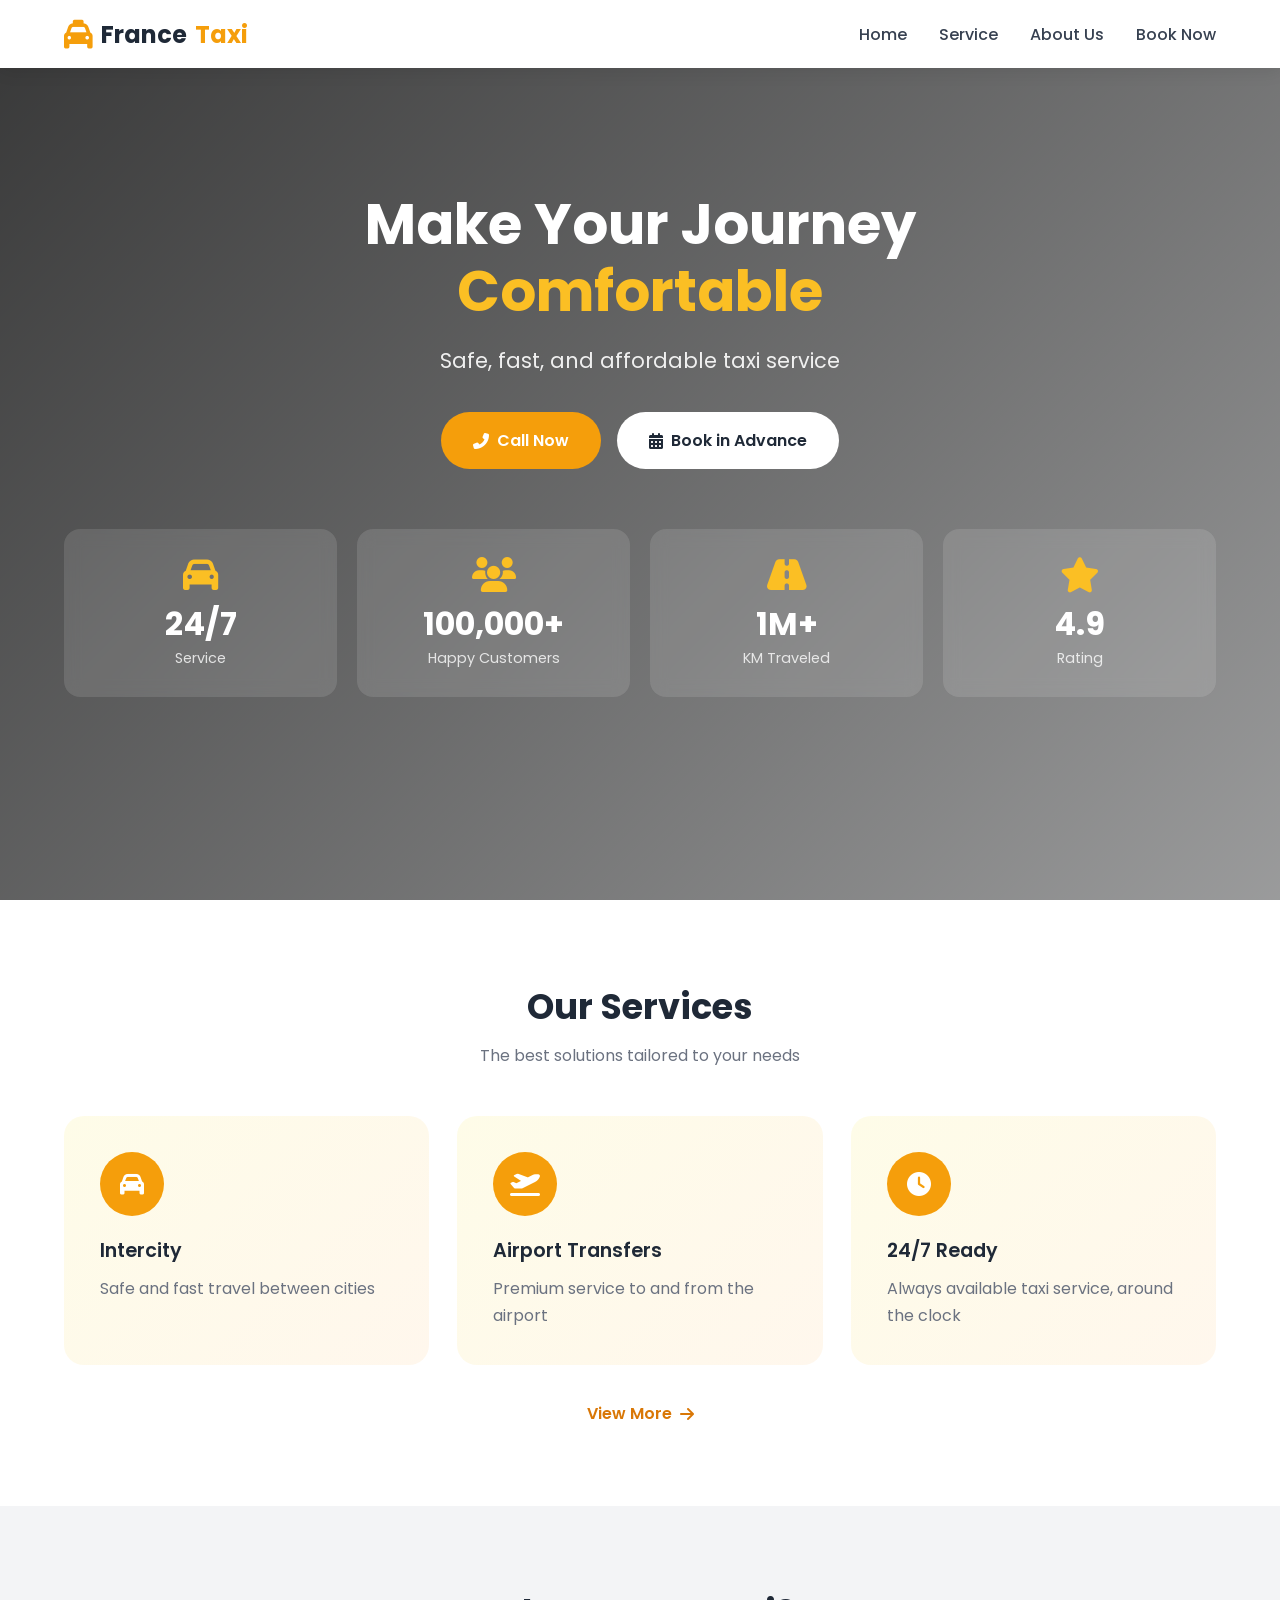
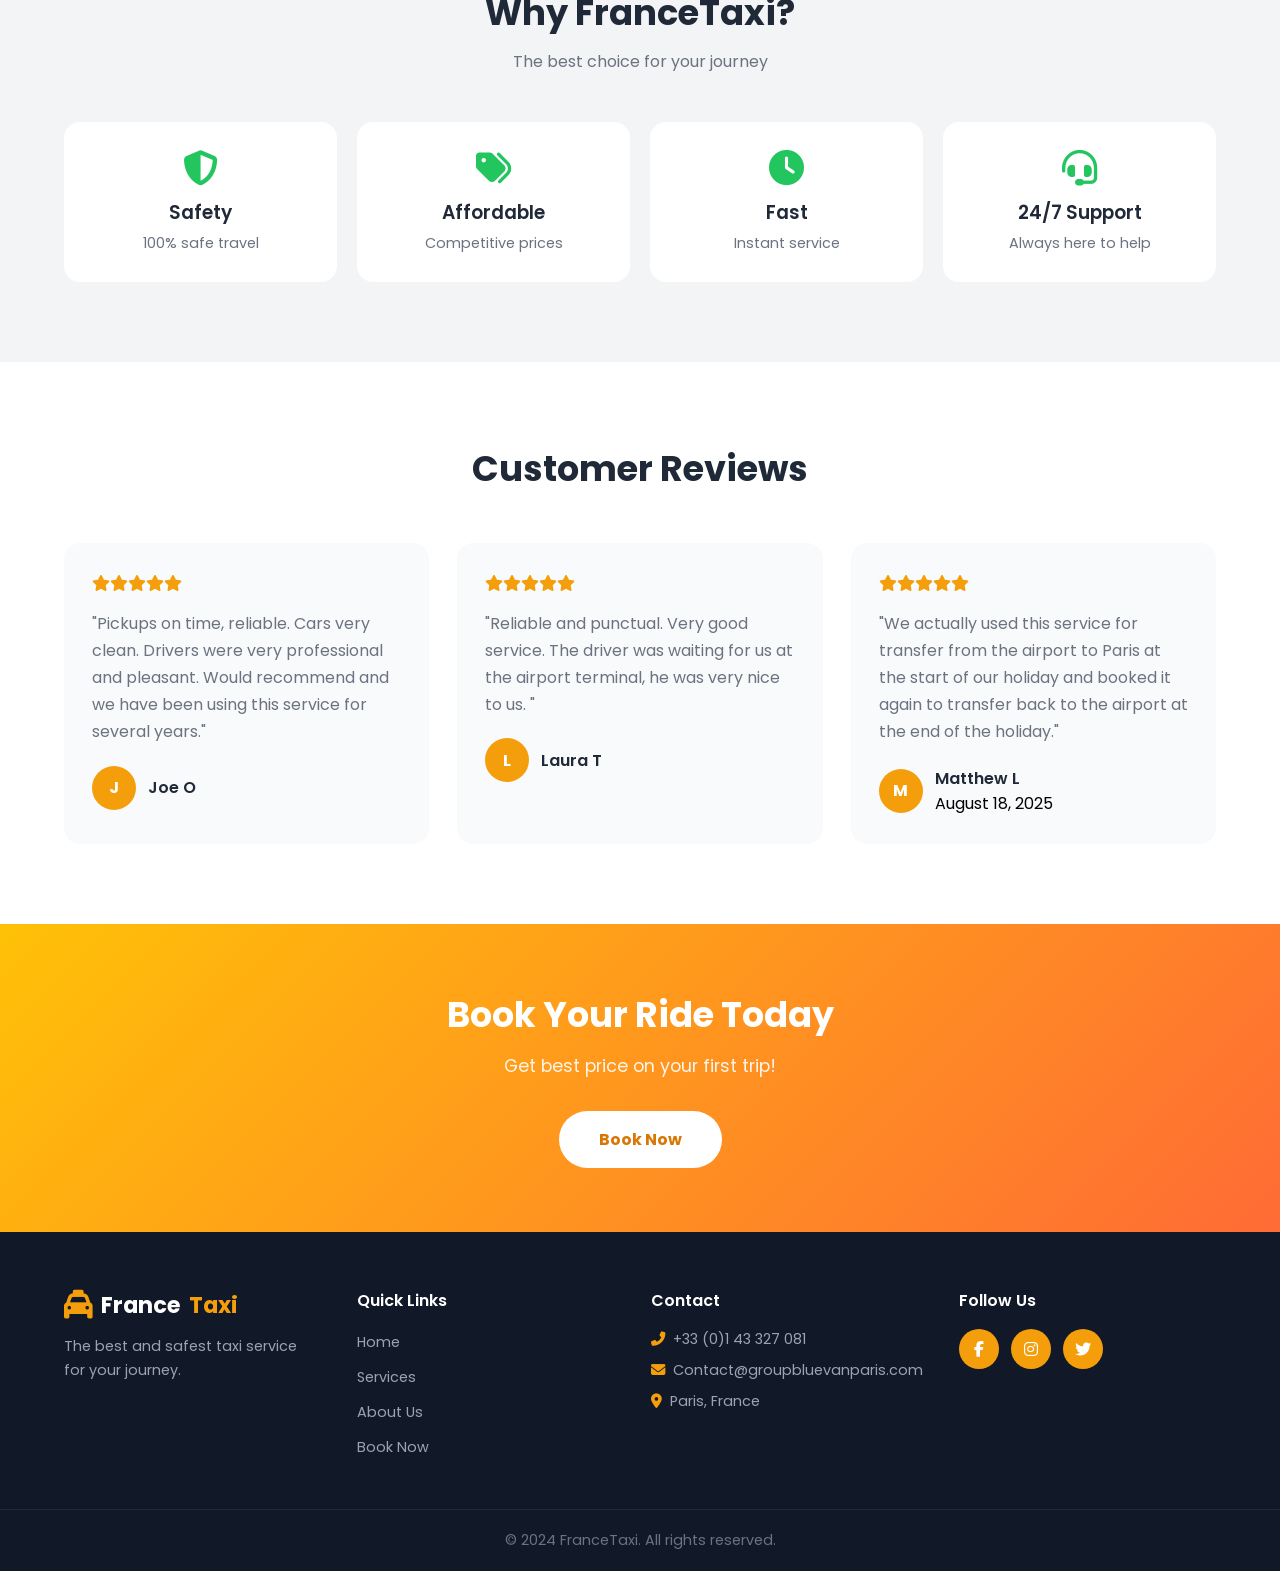
<file: index.html>
<!DOCTYPE html>
<html lang="en">
<head>
  <meta charset="UTF-8">
  <meta name="viewport" content="width=device-width, initial-scale=1.0">
  <title>FranceTaxi - Home</title>
  <link href="https://fonts.googleapis.com/css2?family=Poppins:wght@300;400;500;600;700&display=swap" rel="stylesheet">
  <link rel="stylesheet" href="https://cdnjs.cloudflare.com/ajax/libs/font-awesome/6.4.0/css/all.min.css">
  <link rel="stylesheet" href="style.css">
  <link rel="icon" type="image/png" href="favicon3.png">
  

<!-- Primary Meta -->
 
<meta name="description" content="Book group VTC transfer Paris, executive airport VTC, luxury airport VTC France, VTC for tourists Paris and instant VTC booking. City to City transfers: Paris to Lyon, Marseille, Nice, Lille, Strasbourg & Bordeaux.">

<meta name="keywords" content="group VTC transfer Paris, VTC for tourists Paris, executive airport VTC Paris, luxury airport VTC France, instant VTC booking Paris, VTC Paris to Lyon, VTC Paris to Marseille, VTC Paris to Nice, VTC Paris to Lille, VTC Paris to Strasbourg, VTC Paris to Bordeaux">

<meta name="robots" content="index, follow">

<!-- Open Graph -->
<meta property="og:title" content="Group & Luxury Airport VTC Paris | Instant City to City Transfers">
<meta property="og:description" content="Executive airport VTC Paris, luxury airport VTC France and instant VTC booking. City to City transfers from Paris to Lyon, Marseille, Nice, Lille, Strasbourg and Bordeaux.">
<meta property="og:type" content="website">
<meta property="og:url" content="https://sageekathavathurai-crypto.github.io/VTC-transfer-Paris/">
<meta property="og:image" content="https://sageekathavathurai-crypto.github.io/VTC-transfer-Paris//images/vtc-paris.jpg">

<!-- Twitter Card -->
<meta name="twitter:card" content="summary_large_image">
<meta name="twitter:title" content="Luxury & Group VTC Paris – Instant Booking Available">
<meta name="twitter:description" content="Premium airport VTC Paris and France. Group transfers and city to city rides with instant booking.">
<meta name="twitter:image" content="https://sageekathavathurai-crypto.github.io/VTC-transfer-Paris//images/vtc-paris.jpg">

</head>
<body>

  <nav class="navbar">
    <div class="container">
      <div class="navbar-brand"><i class="fas fa-taxi"></i>France<span>Taxi</span></div>
      <ul class="nav-links">
        <li><a href="index.html">Home</a></li>
        <li><a href="service.html">Service</a></li>
        <li><a href="about.html">About Us</a></li>
        <li><a href="booking.html">Book Now</a></li>
      </ul>
      <button class="mobile-btn" id="mobileBtn"><i class="fas fa-bars"></i></button>
    </div>
    <div class="mobile-menu" id="mobileMenu">
      <a href="index.html">Home</a>
      <a href="service.html">Service</a>
      <a href="about.html">About Us</a>
      <a href="booking.html">Book Now</a>
    </div>
  </nav>

  <section class="hero">
    <div class="container">
      <div class="hero-content">
        <h1>Make Your Journey<br><span>Comfortable</span></h1>
        <p>Safe, fast, and affordable taxi service</p>
        <div class="hero-buttons">
          <a href="booking.html" class="btn-primary"><i class="fas fa-phone-alt"></i>Call Now</a>
          <a href="https://franceairporttaxi.com/index.html" class="btn-secondary"><i class="fas fa-calendar-alt"></i>Book in Advance</a>
        </div>
        <div class="stats-grid">
          <div class="stat-card"><i class="fas fa-car"></i><div class="num">24/7</div><div class="lbl">Service</div></div>
          <div class="stat-card"><i class="fas fa-users"></i><div class="num">100,000+</div><div class="lbl">Happy Customers</div></div>
          <div class="stat-card"><i class="fas fa-road"></i><div class="num">1M+</div><div class="lbl">KM Traveled</div></div>
          <div class="stat-card"><i class="fas fa-star"></i><div class="num">4.9</div><div class="lbl">Rating</div></div>
        </div>
      </div>
    </div>
  </section>

  <section class="bg-white">
    <div class="container">
      <div class="section-header">
        <h2 class="section-title">Our Services</h2>
        <p class="section-sub">The best solutions tailored to your needs</p>
      </div>
      <div class="cards-grid">
        <div class="service-card"><div class="icon-circle"><i class="fas fa-car"></i></div><h3>Intercity</h3><p>Safe and fast travel between cities</p></div>
        <div class="service-card"><div class="icon-circle"><i class="fas fa-plane-departure"></i></div><h3>Airport Transfers</h3><p>Premium service to and from the airport</p></div>
        <div class="service-card"><div class="icon-circle"><i class="fas fa-clock"></i></div><h3>24/7 Ready</h3><p>Always available taxi service, around the clock</p></div>
      </div>
      <div class="text-center"><a href="service.html" class="link-more">View More <i class="fas fa-arrow-right"></i></a></div>
    </div>
  </section>

  <section class="bg-light">
    <div class="container">
      <div class="section-header">
        <h2 class="section-title">Why FranceTaxi?</h2>
        <p class="section-sub">The best choice for your journey</p>
      </div>
      <div class="why-grid">
        <div class="why-card"><i class="fas fa-shield-alt"></i><h3>Safety</h3><p>100% safe travel</p></div>
        <div class="why-card"><i class="fas fa-tags"></i><h3>Affordable</h3><p>Competitive prices</p></div>
        <div class="why-card"><i class="fas fa-clock"></i><h3>Fast</h3><p>Instant service</p></div>
        <div class="why-card"><i class="fas fa-headset"></i><h3>24/7 Support</h3><p>Always here to help</p></div>
      </div>
    </div>
  </section>

  <section class="bg-white">
    <div class="container">
      <div class="section-header"><h2 class="section-title">Customer Reviews</h2></div>
      <div class="testi-grid">
        <div class="testi-card">
          <div class="stars"><i class="fas fa-star"></i><i class="fas fa-star"></i><i class="fas fa-star"></i><i class="fas fa-star"></i><i class="fas fa-star"></i></div>
          <p>"Pickups on time, reliable. Cars very clean. Drivers were very professional and pleasant. Would recommend and we have been using this service for several years."</p>
          <div class="testi-author"><div class="avatar">J</div><div><div class="author-name">Joe O</div></div></div>
        </div>
        <div class="testi-card">
          <div class="stars"><i class="fas fa-star"></i><i class="fas fa-star"></i><i class="fas fa-star"></i><i class="fas fa-star"></i><i class="fas fa-star"></i></div>
          <p>"Reliable and punctual. Very good service. The driver was waiting for us at the airport terminal, he was very nice to us. "</p>
          <div class="testi-author"><div class="avatar">L</div><div><div class="author-name">Laura T</div></div></div>
        </div>
        <div class="testi-card">
          <div class="stars"><i class="fas fa-star"></i><i class="fas fa-star"></i><i class="fas fa-star"></i><i class="fas fa-star"></i><i class="fas fa-star"></i></div>
          <p>"We actually used this service for transfer from the airport to Paris at the start of our holiday and booked it again to transfer back to the airport at the end of the holiday."</p>
          <div class="testi-author"><div class="avatar">M</div><div><div class="author-name">Matthew L</div><div class="author-date">August 18, 2025</div></div></div>
        </div>
      </div>
    </div>
  </section>

  <div class="cta-section">
    <h2>Book Your Ride Today</h2>
    <p>Get best price on your first trip!</p>
    <a href="https://franceairporttaxi.com/index.html" class="btn-cta">Book Now</a>
  </div>

  <footer>
    <div class="container">
      <div class="footer-grid">
        <div><div class="footer-brand"><i class="fas fa-taxi"></i>France<span>Taxi</span></div><p class="footer-desc">The best and safest taxi service for your journey.</p></div>
        <div class="footer-col"><h4>Quick Links</h4><ul><li><a href="index.html">Home</a></li><li><a href="service.html">Services</a></li><li><a href="about.html">About Us</a></li><li><a href="booking.html">Book Now</a></li></ul></div>
        <div class="footer-col"><h4>Contact</h4><ul class="footer-contact"><li><i class="fas fa-phone-alt"></i>+33 (0)1 43 327 081</li><li><i class="fas fa-envelope"></i>Contact@groupbluevanparis.com</li><li><i class="fas fa-map-marker-alt"></i>Paris, France</li></ul></div>
        <div class="footer-col"><h4>Follow Us</h4><div class="social-links"><a href="#" class="social-link"><i class="fab fa-facebook-f"></i></a><a href="#" class="social-link"><i class="fab fa-instagram"></i></a><a href="#" class="social-link"><i class="fab fa-twitter"></i></a></div></div>
      </div>
    </div>
    <div class="footer-bottom"><p>&copy; 2024 FranceTaxi. All rights reserved.</p></div>
  </footer>

  <script>
    document.getElementById('mobileBtn').addEventListener('click', () => {
      document.getElementById('mobileMenu').classList.toggle('open');
    });
    const obs = new IntersectionObserver(entries => {
      entries.forEach(e => { if(e.isIntersecting) e.target.classList.add('visible'); });
    }, { threshold: 0.1 });
    document.querySelectorAll('.service-card, .why-card').forEach(el => obs.observe(el));
  </script>
</body>
</html>
</file>
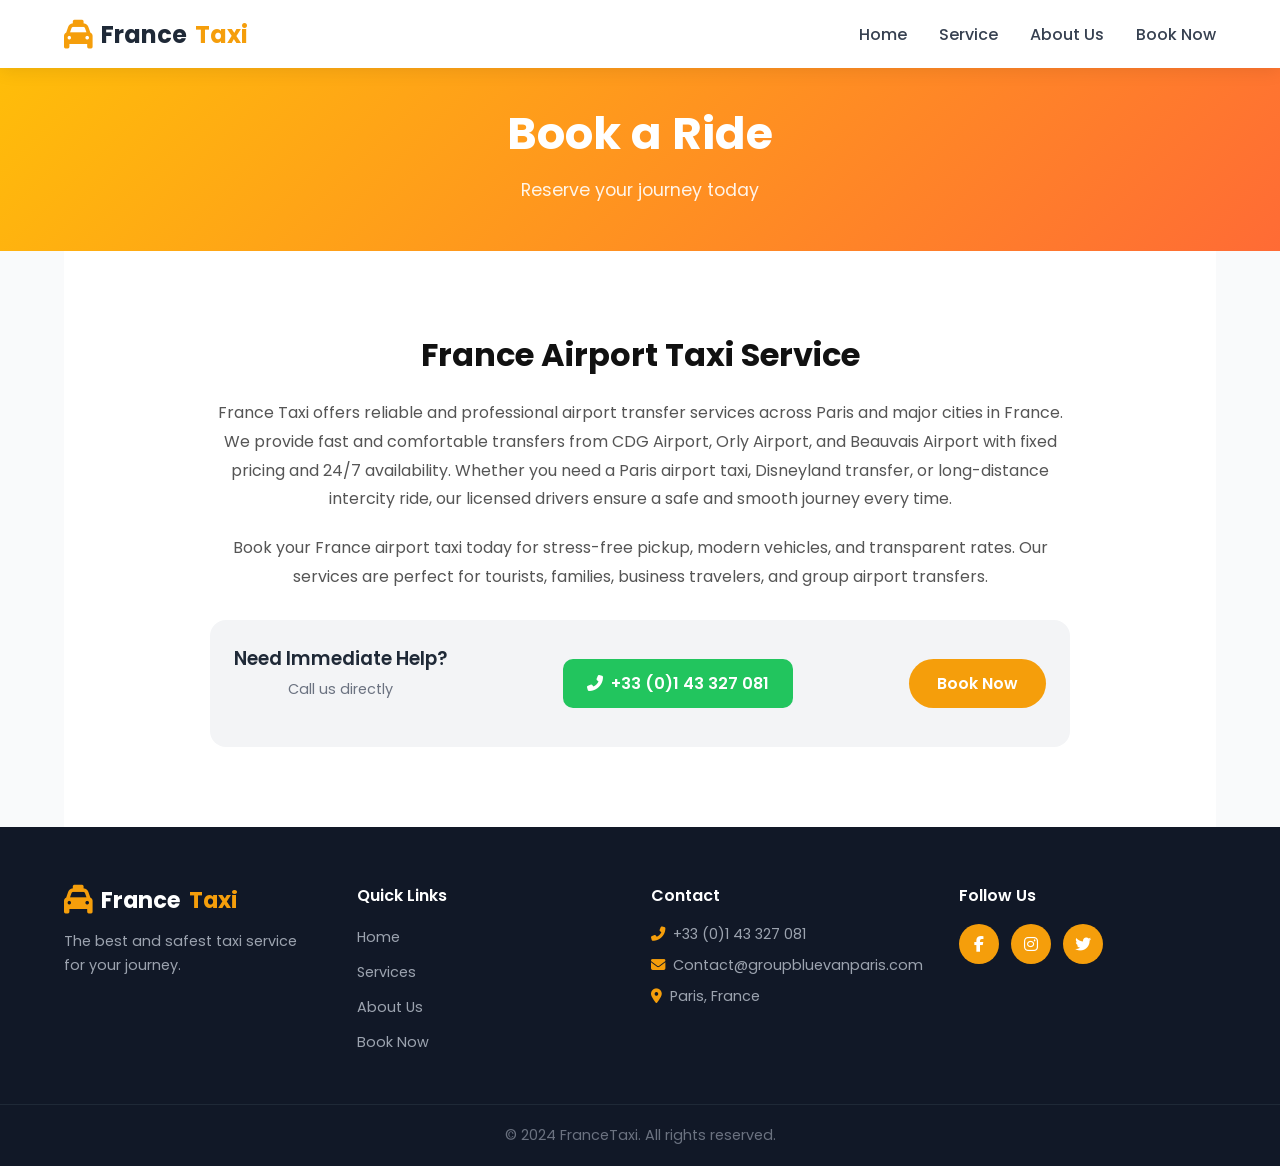
<file: booking.html>
<!DOCTYPE html>
<html lang="en">
<head>
  <meta charset="UTF-8">
  <meta name="viewport" content="width=device-width, initial-scale=1.0">
  <title>FranceTaxi - Services</title>
  <link href="https://fonts.googleapis.com/css2?family=Poppins:wght@300;400;500;600;700&display=swap" rel="stylesheet">
  <link rel="stylesheet" href="https://cdnjs.cloudflare.com/ajax/libs/font-awesome/6.4.0/css/all.min.css">
  <link rel="stylesheet" href="style.css">
  <link rel="icon" type="image/png" href="favicon2.png">

<!-- Primary Meta -->
<meta name="description" content="Book group VTC transfer Paris, executive airport VTC, luxury airport VTC France, VTC for tourists Paris and instant VTC booking. City to City transfers: Paris to Lyon, Marseille, Nice, Lille, Strasbourg & Bordeaux.">

<meta name="keywords" content="group VTC transfer Paris, VTC for tourists Paris, executive airport VTC Paris, luxury airport VTC France, instant VTC booking Paris, VTC Paris to Lyon, VTC Paris to Marseille, VTC Paris to Nice, VTC Paris to Lille, VTC Paris to Strasbourg, VTC Paris to Bordeaux">

<meta name="robots" content="index, follow">

<!-- Open Graph -->
<meta property="og:title" content="Group & Luxury Airport VTC Paris | Instant City to City Transfers">
<meta property="og:description" content="Executive airport VTC Paris, luxury airport VTC France and instant VTC booking. City to City transfers from Paris to Lyon, Marseille, Nice, Lille, Strasbourg and Bordeaux.">
<meta property="og:type" content="website">
<meta property="og:url" content="https://sageekathavathurai-crypto.github.io/VTC-transfer-Paris/">
<meta property="og:image" content="https://sageekathavathurai-crypto.github.io/VTC-transfer-Paris//images/vtc-paris.jpg">

<!-- Twitter Card -->
<meta name="twitter:card" content="summary_large_image">
<meta name="twitter:title" content="Luxury & Group VTC Paris – Instant Booking Available">
<meta name="twitter:description" content="Premium airport VTC Paris and France. Group transfers and city to city rides with instant booking.">
<meta name="twitter:image" content="https://sageekathavathurai-crypto.github.io/VTC-transfer-Paris//images/vtc-paris.jpg">

</head>
<body>

  <nav class="navbar">
    <div class="container">
      <div class="navbar-brand"><i class="fas fa-taxi"></i>France<span>Taxi</span></div>
      <ul class="nav-links">
        <li><a href="index.html">Home</a></li>
        <li><a href="service.html">Service</a></li>
        <li><a href="about.html">About Us</a></li>
        <li><a href="booking.html">Book Now</a></li>
      </ul>
      <button class="mobile-btn" id="mobileBtn"><i class="fas fa-bars"></i></button>
    </div>
    <div class="mobile-menu" id="mobileMenu">
      <a href="index.html">Home</a>
      <a href="service.html">Service</a>
      <a href="about.html">About Us</a>
      <a href="booking.html">Book Now</a>
    </div>
  </nav>


  <div class="page-header">
    <h1>Book a Ride</h1>
    <p>Reserve your journey today</p>
  </div>

  <div class="form-section">
    <div class="container">
      <section class="seo-content">
  <div class="container">
    <h2>France Airport Taxi Service</h2>
    <p>
      France Taxi offers reliable and professional airport transfer services across Paris and major cities in France. 
      We provide fast and comfortable transfers from CDG Airport, Orly Airport, and Beauvais Airport with fixed pricing 
      and 24/7 availability. Whether you need a Paris airport taxi, Disneyland transfer, or long-distance intercity ride, 
      our licensed drivers ensure a safe and smooth journey every time.
    </p>

    <p>
      Book your France airport taxi today for stress-free pickup, modern vehicles, and transparent rates. 
      Our services are perfect for tourists, families, business travelers, and group airport transfers.
    </p>
  </div>
      <div class="quick-contact">
        <div><h3>Need Immediate Help?</h3><p>Call us directly</p></div>
        <a href="tel:+33 (0)1 43 327 081" class="btn-call"><i class="fas fa-phone-alt"></i>+33 (0)1 43 327 081</a>
        <a href="https://franceairporttaxi.com/index.html" class="btn-service">Book Now</a>
      
      </div>
    </div>
  </div>
  </section>

  <footer>
    <div class="container">
      <div class="footer-grid">
        <div><div class="footer-brand"><i class="fas fa-taxi"></i>France<span>Taxi</span></div><p class="footer-desc">The best and safest taxi service for your journey.</p></div>
        <div class="footer-col"><h4>Quick Links</h4><ul><li><a href="index.html">Home</a></li><li><a href="service.html">Services</a></li><li><a href="about.html">About Us</a></li><li><a href="booking.html">Book Now</a></li></ul></div>
        <div class="footer-col"><h4>Contact</h4><ul class="footer-contact"><li><i class="fas fa-phone-alt"></i>+33 (0)1 43 327 081</li><li><i class="fas fa-envelope"></i>Contact@groupbluevanparis.com</li><li><i class="fas fa-map-marker-alt"></i>Paris, France</li></ul></div>
        <div class="footer-col"><h4>Follow Us</h4><div class="social-links"><a href="#" class="social-link"><i class="fab fa-facebook-f"></i></a><a href="#" class="social-link"><i class="fab fa-instagram"></i></a><a href="#" class="social-link"><i class="fab fa-twitter"></i></a></div></div>
      </div>
    </div>
    <div class="footer-bottom"><p>&copy; 2024 FranceTaxi. All rights reserved.</p></div>
  </footer>

   <script>
    document.getElementById('mobileBtn').addEventListener('click', () => {
      document.getElementById('mobileMenu').classList.toggle('open');
    });
    const obs = new IntersectionObserver(entries => {
      entries.forEach(e => { if(e.isIntersecting) e.target.classList.add('visible'); });
    }, { threshold: 0.1 });
    document.querySelectorAll('.service-card, .why-card').forEach(el => obs.observe(el));
  </script>
</body>
</html>
</file>
<file: style.css>
* { margin: 0; padding: 0; box-sizing: border-box; font-family: 'Poppins', sans-serif; }
    body { background: #f9fafb; }
    a { text-decoration: none; color: inherit; }

    /* NAVBAR */
    .navbar {
      background: #fff;
      box-shadow: 0 4px 16px rgba(0,0,0,0.08);
      position: fixed; top: 0; width: 100%; z-index: 1000;
    }
    .navbar .container {
      max-width: 1200px; margin: 0 auto; padding: 0 24px;
      display: flex; justify-content: space-between; align-items: center; height: 68px;
    }
    .navbar-brand {
      display: flex; align-items: center; gap: 8px;
      font-size: 1.5rem; font-weight: 700; color: #1f2937;
    }
    .navbar-brand i { font-size: 1.8rem; color: #F59E0B; animation: drive 2s ease-in-out infinite; }
    .navbar-brand span { color: #F59E0B; }
    .nav-links { display: flex; align-items: center; gap: 32px; list-style: none; }
    .nav-links a {
      font-weight: 500; color: #374151;
      position: relative; padding-bottom: 4px; transition: color 0.3s;
    }
    .nav-links a::after {
      content: ''; position: absolute; bottom: 0; left: 0;
      width: 0; height: 2px; background: #F59E0B; transition: width 0.3s;
    }
    .nav-links a:hover, .nav-links a.active { color: #F59E0B; }
    .nav-links a:hover::after, .nav-links a.active::after { width: 100%; }
    .btn-nav {
      background: #F59E0B; color: #fff !important;
      padding: 10px 24px; border-radius: 999px; font-weight: 600;
      animation: pulse 2s infinite; transition: background 0.3s !important;
    }
    .btn-nav:hover { background: #D97706 !important; }
    .btn-nav::after { display: none !important; }
    .mobile-btn { display: none; background: none; border: none; font-size: 1.5rem; color: #374151; cursor: pointer; }
    .mobile-menu { display: none; background: #fff; border-top: 1px solid #e5e7eb; padding: 16px 24px; }
    .mobile-menu a { display: block; padding: 10px 0; font-weight: 500; color: #374151; border-bottom: 1px solid #f3f4f6; transition: color 0.3s; }
    .mobile-menu a:hover { color: #F59E0B; }
    .mobile-menu.open { display: block; }

    /* HERO */
    .hero {
      min-height: 100vh; display: flex; align-items: center; padding-top: 68px;
      background: linear-gradient(135deg, rgba(0,0,0,0.78) 0%, rgba(0,0,0,0.38) 100%),
                  url('https://images.unsplash.com/photo-1449965408869-eaa3f722e40d?w=1920') center/cover no-repeat;
    }
    .hero .container { max-width: 1200px; margin: 0 auto; padding: 80px 24px; width: 100%; }
    .hero-content { text-align: center; color: #fff; }
    .hero-content h1 { font-size: 3.5rem; font-weight: 700; line-height: 1.2; margin-bottom: 20px; animation: fadeIn 0.6s ease; }
    .hero-content h1 span { color: #FBBF24; }
    .hero-content p { font-size: 1.3rem; opacity: 0.9; margin-bottom: 36px; }
    .hero-buttons { display: flex; gap: 16px; justify-content: center; flex-wrap: wrap; }
    .btn-primary {
      background: #F59E0B; color: #fff; padding: 16px 32px; border-radius: 999px;
      font-size: 1rem; font-weight: 600; display: inline-flex; align-items: center; gap: 8px;
      transition: background 0.3s, transform 0.2s;
    }
    .btn-primary:hover { background: #D97706; transform: scale(1.05); }
    .btn-secondary {
      background: #fff; color: #1f2937; padding: 16px 32px; border-radius: 999px;
      font-size: 1rem; font-weight: 600; display: inline-flex; align-items: center; gap: 8px;
      transition: background 0.3s, transform 0.2s;
    }
    .btn-secondary:hover { background: #f3f4f6; transform: scale(1.05); }

    /* Hero Section Responsive */
@media (max-width: 1024px) {
  .hero-content h1 {
    font-size: 2.8rem; /* smaller on tablets */
  }
  .hero-content p {
    font-size: 1.1rem;
  }
  .hero-buttons {
    gap: 12px;
  }
  .btn-primary, .btn-secondary {
    padding: 14px 28px;
    font-size: 0.95rem;
  }
  .stats-grid {
    display: grid;
    grid-template-columns: repeat(2, 1fr);
    gap: 20px;
    margin-top: 30px;
  }
}

@media (max-width: 640px) {
  .hero {
    padding-top: 48px;
  }
  .hero-content h1 {
    font-size: 2rem;
    line-height: 1.3;
  }
  .hero-content p {
    font-size: 1rem;
    margin-bottom: 24px;
  }
  .hero-buttons {
    flex-direction: column;
    gap: 12px;
  }
  .btn-primary, .btn-secondary {
    width: 100%;
    justify-content: center;
    padding: 12px 24px;
    font-size: 0.9rem;
  }
  .stats-grid {
    grid-template-columns: 1fr; /* single column on small phones */
    gap: 16px;
    margin-top: 20px;
  }
  .stat-card {
    font-size: 0.9rem;
    padding: 16px;
  }
}

/* Hero Section Height Adjustment */
@media (max-width: 1024px) {
  .hero {
    min-height: 60vh; /* slightly shorter for tablets */
    padding-top: 60px;
  }
}

@media (max-width: 640px) {
  .hero {
    min-height: 65vh; /* compact height for mobile */
    padding-top: 40px;
    padding-bottom: 40px;
  }
  .hero-content h1 {
    font-size: 1.8rem;
  }
  .hero-content p {
    font-size: 0.95rem;
    margin-bottom: 20px;
  }
  .hero-buttons {
    gap: 10px;
  }
}

    /* STATS */
    .stats-grid {
      display: grid; grid-template-columns: repeat(4, 1fr);
      gap: 20px; margin-top: 60px;
    }
    .stat-card {
      background: rgba(255,255,255,0.12); backdrop-filter: blur(8px);
      border-radius: 16px; padding: 28px; text-align: center; color: #fff;
    }
    .stat-card i { font-size: 2.2rem; color: #FBBF24; display: block; margin-bottom: 8px; }
    .stat-card .num { font-size: 2rem; font-weight: 700; }
    .stat-card .lbl { opacity: 0.8; font-size: 0.9rem; }

    /* SECTIONS */
    section { padding: 80px 0; }
    .container { max-width: 1200px; margin: 0 auto; padding: 0 24px; }
    .bg-white { background: #fff; }
    .bg-light { background: #f3f4f6; }
    .section-header { text-align: center; margin-bottom: 48px; }
    .section-title { font-size: 2.2rem; font-weight: 700; color: #1f2937; margin-bottom: 10px; }
    .section-sub { color: #6b7280; font-size: 1rem; }

    /* SERVICE CARDS */
    .cards-grid { display: grid; grid-template-columns: repeat(3, 1fr); gap: 28px; }
    .service-card {
      background: linear-gradient(135deg, #fefce8, #fff7ed);
      padding: 36px; border-radius: 20px;
      transition: transform 0.3s, box-shadow 0.3s;
      opacity: 0; transform: translateY(20px);
    }
    .service-card.visible { opacity: 1; transform: translateY(0); transition: opacity 0.6s, transform 0.6s; }
    .service-card:hover { transform: translateY(-10px); box-shadow: 0 20px 40px rgba(0,0,0,0.12); }
    .icon-circle {
      width: 64px; height: 64px; background: #F59E0B; border-radius: 50%;
      display: flex; align-items: center; justify-content: center; margin-bottom: 20px;
    }
    .icon-circle i { font-size: 1.5rem; color: #fff; }
    .service-card h3 { font-size: 1.2rem; font-weight: 600; color: #1f2937; margin-bottom: 10px; }
    .service-card p { color: #6b7280; line-height: 1.7; }
    .link-more {
      display: inline-flex; align-items: center; gap: 8px;
      color: #D97706; font-weight: 600; margin-top: 36px; transition: color 0.3s;
    }
    .link-more:hover { color: #B45309; }
    .text-center { text-align: center; }

    /* WHY GRID */
    .why-grid { display: grid; grid-template-columns: repeat(4, 1fr); gap: 20px; }
    .why-card {
      background: #fff; padding: 28px; border-radius: 16px; text-align: center;
      opacity: 0; transform: translateY(20px);
      transition: transform 0.3s, box-shadow 0.3s;
    }
    .why-card.visible { opacity: 1; transform: translateY(0); transition: opacity 0.6s, transform 0.6s; }
    .why-card:hover { transform: translateY(-10px); box-shadow: 0 20px 40px rgba(0,0,0,0.12); }
    .why-card i { font-size: 2.2rem; color: #22c55e; display: block; margin-bottom: 12px; }
    .why-card h3 { font-weight: 600; color: #1f2937; margin-bottom: 6px; }
    .why-card p { color: #6b7280; font-size: 0.9rem; }

    /* TESTIMONIALS */
    .testi-grid { display: grid; grid-template-columns: repeat(3, 1fr); gap: 28px; }
    .testi-card { background: #f9fafb; padding: 28px; border-radius: 16px; }
    .stars { color: #F59E0B; margin-bottom: 14px; }
    .testi-card p { color: #6b7280; margin-bottom: 20px; line-height: 1.7; }
    .testi-author { display: flex; align-items: center; gap: 12px; }
    .avatar {
      width: 44px; height: 44px; background: #F59E0B; border-radius: 50%;
      display: flex; align-items: center; justify-content: center;
      color: #fff; font-weight: 700; flex-shrink: 0;
    }
    .author-name { font-weight: 600; color: #1f2937; }
    .author-city { font-size: 0.85rem; color: #9ca3af; }

    /* CTA */
    .cta-section {
      background: linear-gradient(135deg, #FFC107, #FF6B35);
      padding: 64px 24px; text-align: center;
    }
    .cta-section h2 { font-size: 2.2rem; font-weight: 700; color: #fff; margin-bottom: 12px; }
    .cta-section p { color: rgba(255,255,255,0.9); font-size: 1.1rem; margin-bottom: 32px; }
    .btn-cta {
      background: #fff; color: #D97706; padding: 16px 40px; border-radius: 999px;
      font-size: 1rem; font-weight: 700; display: inline-block; transition: background 0.3s, transform 0.2s;
    }
    .btn-cta:hover { background: #f3f4f6; transform: scale(1.05); }

    /* FOOTER */
    footer { background: #111827; color: #fff; padding: 56px 0 0; }
    .footer-grid { display: grid; grid-template-columns: repeat(4, 1fr); gap: 36px; margin-bottom: 40px; }
    .footer-brand { display: flex; align-items: center; gap: 8px; font-size: 1.4rem; font-weight: 700; margin-bottom: 12px; }
    .footer-brand i { font-size: 1.8rem; color: #F59E0B; }
    .footer-brand span { color: #F59E0B; }
    .footer-desc { color: #9ca3af; font-size: 0.9rem; line-height: 1.7; }
    .footer-col h4 { font-weight: 600; margin-bottom: 16px; }
    .footer-col ul { list-style: none; }
    .footer-col ul li { margin-bottom: 10px; }
    .footer-col ul li a { color: #9ca3af; font-size: 0.9rem; transition: color 0.3s; }
    .footer-col ul li a:hover { color: #F59E0B; }
    .footer-contact li { display: flex; align-items: center; gap: 8px; color: #9ca3af; font-size: 0.9rem; margin-bottom: 10px; list-style: none; }
    .footer-contact li i { color: #F59E0B; }
    .social-links { display: flex; gap: 12px; }
    .social-link {
      width: 40px; height: 40px; background: #F59E0B; border-radius: 50%;
      display: flex; align-items: center; justify-content: center;
      color: #fff; transition: background 0.3s;
    }
    .social-link:hover { background: #D97706; }
    .footer-bottom { border-top: 1px solid #1f2937; padding: 20px 0; text-align: center; color: #6b7280; font-size: 0.9rem; }

    /* ANIMATIONS */
    @keyframes drive { 0%,100%{transform:translateX(0)} 50%{transform:translateX(8px)} }
    @keyframes pulse { 0%,100%{transform:scale(1)} 50%{transform:scale(1.05)} }
    @keyframes fadeIn { from{opacity:0;transform:translateY(20px)} to{opacity:1;transform:translateY(0)} }

    /* RESPONSIVE */
    @media(max-width:1024px) {
      .stats-grid { grid-template-columns: repeat(2,1fr); }
      .why-grid { grid-template-columns: repeat(2,1fr); }
      .footer-grid { grid-template-columns: repeat(2,1fr); }
    }
    @media(max-width:768px) {
      .nav-links { display: none; }
      .mobile-btn { display: block; }
      .hero-content h1 { font-size: 2.2rem; }
      .cards-grid { grid-template-columns: 1fr; }
      .testi-grid { grid-template-columns: 1fr; }
      .why-grid { grid-template-columns: repeat(2,1fr); }
      .stats-grid { grid-template-columns: repeat(2,1fr); }
      .footer-grid { grid-template-columns: 1fr; }
    }
    @media(max-width:480px) {
      .why-grid { grid-template-columns: 1fr; }
      .hero-buttons { flex-direction: column; align-items: center; }
    }
  
    /*about page specific*/
   
    /* PAGE HEADER */
    .page-header { padding:100px 24px 48px; background:linear-gradient(135deg,#fefce8,#fff7ed); text-align:center; }
    .page-header h1 { font-size:2.8rem; font-weight:700; color:#1f2937; margin-bottom:10px; }
    .page-header p { color:#6b7280; font-size:1.1rem; }

    /* SECTIONS */
    section { padding:80px 0; background:#fff; }
    .container { max-width:1200px; margin:0 auto; padding:0 24px; }

    /* STORY */
    .story-grid { display:grid; grid-template-columns:1fr 1fr; gap:64px; align-items:center; margin-bottom:64px; }
    .story-grid h2 { font-size:2rem; font-weight:700; color:#1f2937; margin-bottom:20px; }
    .story-grid p { color:#6b7280; line-height:1.8; margin-bottom:14px; }
    .img-box { background:linear-gradient(135deg,#fef9c3,#ffedd5); border-radius:20px; padding:28px; }

    /* MISSION VISION */
    .mv-grid { display:grid; grid-template-columns:1fr 1fr; gap:24px; margin-bottom:64px; }
    .mv-card { padding:36px; border-radius:20px; }
    .mv-card.yellow { background:#fefce8; }
    .mv-card.orange { background:#fff7ed; }
    .mv-icon { width:56px; height:56px; border-radius:50%; display:flex; align-items:center; justify-content:center; margin-bottom:16px; }
    .mv-icon.yellow { background:#F59E0B; }
    .mv-icon.orange { background:#f97316; }
    .mv-icon i { font-size:1.5rem; color:#fff; }
    .mv-card h3 { font-size:1.4rem; font-weight:700; color:#1f2937; margin-bottom:12px; }
    .mv-card p { color:#6b7280; line-height:1.7; }

    /* STATS */
    .stats-row { display:grid; grid-template-columns:repeat(4,1fr); gap:20px; margin-bottom:64px; }
    .stat-item { text-align:center; padding:24px; }
    .stat-item .num { font-size:2.5rem; font-weight:700; color:#F59E0B; margin-bottom:4px; }
    .stat-item .lbl { color:#6b7280; }
    .sec-title { font-size:2rem; font-weight:700; color:#1f2937; text-align:center; margin-bottom:40px; }

    /* TEAM */
    /* Section Title */
.sec-title {
  text-align: center;
  font-size: 32px;
  font-weight: 700;
  margin-bottom: 40px;
  color: #222;
}

/* Row Layout */
.why-choose-row {
  display: grid;
  grid-template-columns: repeat(auto-fit, minmax(250px, 1fr));
  gap: 25px;
  max-width: 1200px;
  margin: 0 auto;
  padding: 20px;
}

/* Individual Box */
.why-box {
  background: #ffffff;
  padding: 30px 20px;
  border-radius: 12px;
  text-align: center;
  box-shadow: 0 8px 20px rgba(0, 0, 0, 0.06);
  transition: all 0.3s ease;
}

/* Hover Effect */
.why-box:hover {
  transform: translateY(-8px);
  box-shadow: 0 12px 25px rgba(0, 0, 0, 0.12);
}

/* Icon Style */
.why-box .icon {
  font-size: 40px;
  margin-bottom: 15px;
}

/* Heading */
.why-box h3 {
  font-size: 20px;
  margin-bottom: 15px;
  color: #111;
}

/* Paragraph */
.why-box p {
  font-size: 15px;
  line-height: 1.6;
  color: #555;
}

/* ==========================
   MOBILE RESPONSIVE
========================== */
@media (max-width: 1024px) {
  /* Story & Mission grids stack */
  .story-grid,
  .mv-grid {
    grid-template-columns: 1fr;
    gap: 40px;
  }

  /* Stats row stacks */
  .stats-row {
    grid-template-columns: 1fr 1fr;
    gap: 20px;
  }
}

@media (max-width: 768px) {
  /* Navbar toggle */
  .nav-links {
    display: none;
  }
  
  .mobile-btn {
    display: block;
    background: none;
    border: none;
    font-size: 1.8rem;
    cursor: pointer;
    color: #111;
  }

  .mobile-menu {
    display: none;
    flex-direction: column;
    gap: 0;
    background: #fff;
    position: absolute;
    top: 70px;
    left: 0;
    width: 100%;
    z-index: 999;
    box-shadow: 0 4px 20px rgba(0,0,0,0.1);
  }

  .mobile-menu a {
    padding: 15px 24px;
    border-bottom: 1px solid #eee;
    color: #111;
    text-decoration: none;
  }

  .mobile-menu a:hover {
    background: #f9f9f9;
    color: #F59E0B;
  }

  .mobile-menu.open {
    display: flex;
  }

  /* Stack why-choose boxes */
  .why-choose-row {
    grid-template-columns: 1fr;
    gap: 20px;
    padding: 15px;
  }

  /* Adjust font sizes */
  .page-header h1 {
    font-size: 2rem;
  }

  .page-header p {
    font-size: 1rem;
  }

  .sec-title {
    font-size: 24px;
  }
}

@media (max-width: 480px) {
  .story-grid {
    gap: 30px;
  }

  .mv-card {
    padding: 20px;
  }

  .stat-item {
    padding: 15px;
  }

  .why-box {
    padding: 20px;
    font-size: 14px;
  }
}

/* ==========================
   OUR STORY RESPONSIVE
========================== */
@media (max-width: 1024px) {
  .story-grid {
    grid-template-columns: 1fr;  /* stack text + image */
    gap: 40px;
  }
  .img-box img {
    width: 100%;
    height: auto;
    border-radius: 20px;
  }
}

/* ==========================
   OUR ACHIEVEMENTS RESPONSIVE
========================== */
@media (max-width: 1024px) {
  .stats-row {
    grid-template-columns: repeat(2, 1fr); /* 2 per row on tablets */
    gap: 20px;
  }
}

@media (max-width: 480px) {
  .stats-row {
    grid-template-columns: 1fr; /* stack 1 per row on small phones */
    gap: 15px;
  }
  .stat-item .num {
    font-size: 2rem;
  }
  .stat-item .lbl {
    font-size: 0.9rem;
  }
}

    
    /* service page specific */
     

    /* PAGE HEADER */
    .page-header { padding:100px 24px 48px; background:linear-gradient(135deg,#fefce8,#fff7ed); text-align:center; }
    .page-header h1 { font-size:2.8rem; font-weight:700; color:#1f2937; margin-bottom:10px; }
    .page-header p { color:#6b7280; font-size:1.1rem; }

    /* SECTIONS */
    section { padding:80px 0; }
    .container { max-width:1200px; margin:0 auto; padding:0 24px; }
    .bg-white { background:#fff; }
    .bg-light { background:#f3f4f6; }

    /* SERVICE DETAIL */
    .service-detail { display:grid; grid-template-columns:1fr 1fr; gap:64px; align-items:center; margin-bottom:80px; }
    .service-detail:last-child { margin-bottom:0; }
    .service-detail.reverse .img-box { order:-1; }
    .detail-icon { display:flex; align-items:center; gap:14px; margin-bottom:14px; }
    .icon-box { width:52px; height:52px; background:#F59E0B; border-radius:10px; display:flex; align-items:center; justify-content:center; flex-shrink:0; }
    .icon-box i { font-size:1.3rem; color:#fff; }
    .service-detail h2 { font-size:1.7rem; font-weight:700; color:#1f2937; }
    .service-detail p { color:#6b7280; line-height:1.8; margin-bottom:20px; }
    .features { list-style:none; margin-bottom:28px; }
    .features li { display:flex; align-items:center; gap:10px; color:#6b7280; margin-bottom:10px; }
    .features li i { color:#22c55e; }
    .img-box { background:linear-gradient(135deg,#fef9c3,#ffedd5); border-radius:20px; padding:28px; }
    .btn-service { background:#F59E0B; color:#fff; padding:12px 28px; border-radius:999px; font-weight:600; display:inline-block; transition:background 0.3s; }
    .btn-service:hover { background:#D97706; }

    /* Mobile Responsive */
@media (max-width: 1024px) {
  .service-detail {
    grid-template-columns: 1fr; /* single column on smaller screens */
    gap: 40px;
  }
  .service-detail.reverse .img-box {
    order: 0; /* reset image order on mobile */
  }
  .img-box {
    padding: 20px;
  }
  .service-detail h2 {
    font-size: 1.5rem;
  }
  .service-detail p {
    font-size: 0.95rem;
  }
}

@media (max-width: 640px) {
  .container {
    padding: 0 16px;
  }
  .service-detail {
    gap: 32px;
  }
  .img-box {
    padding: 16px;
  }
  .detail-icon {
    gap: 10px;
  }
  .icon-box {
    width: 44px;
    height: 44px;
  }
  .icon-box i {
    font-size: 1.1rem;
  }
  .service-detail h2 {
    font-size: 1.3rem;
  }
  .service-detail p {
    font-size: 0.9rem;
    line-height: 1.6;
  }
  .features li {
    gap: 8px;
    font-size: 0.85rem;
  }
  .btn-service {
    padding: 10px 24px;
    font-size: 0.9rem;
  }
}

    /* FLEET */
    .fleet-grid { display:grid; grid-template-columns:repeat(4,1fr); gap:20px; }
    .fleet-card {
      background:#fff; padding:24px; border-radius:16px; text-align:center;
      opacity:0; transform:translateY(20px);
      transition:transform 0.3s, box-shadow 0.3s;
    }
    .fleet-card.visible { opacity:1; transform:translateY(0); transition:opacity 0.6s, transform 0.6s; }
    .fleet-card:hover { transform:translateY(-10px); box-shadow:0 20px 40px rgba(0,0,0,0.12); }
    .fleet-icon { font-size:3rem; margin-bottom:12px; }
    .fleet-card h3 { font-weight:600; color:#1f2937; margin-bottom:4px; }
    .fleet-info { font-size:0.85rem; color:#9ca3af; }
    .fleet-price { color:#D97706; font-weight:700; margin-top:8px; }
    .section-header { text-align:center; margin-bottom:48px; }
    .section-title { font-size:2.2rem; font-weight:700; color:#1f2937; margin-bottom:10px; }
    .section-sub { color:#6b7280; font-size:1rem; }


    /* booking page specific */
    
    

    /* PAGE HEADER */
    .page-header { padding:100px 24px 48px; background:linear-gradient(135deg,#FFC107,#FF6B35); text-align:center; }
    .page-header h1 { font-size:2.8rem; font-weight:700; color:#fff; margin-bottom:10px; }
    .page-header p { color:rgba(255,255,255,0.9); font-size:1.1rem; }

    
    .seo-content {
  padding: 80px 20px;
  background: #ffffff;
  text-align: center;
}

.seo-content .container {
  max-width: 900px;
  margin: 0 auto;
}

.seo-content h2 {
  font-size: 32px;
  margin-bottom: 20px;
  color: #111;
  font-weight: 700;
}

.seo-content p {
  font-size: 16px;
  line-height: 1.8;
  color: #555;
  margin-bottom: 20px;
}

/* Mobile */
@media (max-width: 768px) {
  .seo-content {
    padding: 60px 15px;
  }

  .seo-content h2 {
    font-size: 26px;
  }

  .seo-content p {
    font-size: 15px;
  }
}

    /* QUICK CONTACT */
    .quick-contact {
      background:#f3f4f6; border-radius:16px; padding:24px;
      display:flex; align-items:center; justify-content:space-between; flex-wrap:wrap; gap:16px;
      max-width:860px; margin:28px auto 0;
    }
    .quick-contact h3 { font-weight:600; color:#1f2937; margin-bottom:4px; }
    .quick-contact p { color:#6b7280; font-size:0.9rem; }
    .btn-call {
      background:#22c55e; color:#fff; padding:12px 24px; border-radius:10px;
      font-weight:600; display:inline-flex; align-items:center; gap:8px; transition:background 0.3s;
    }
    .btn-call:hover { background:#16a34a; }


    /* GRID */
.fleet-grid {
    display: grid;
    grid-template-columns: repeat(3, 1fr);
    gap: 30px;
}

/* CARD */
.fleet-card {
    background: #ffffff;
    padding: 35px 25px;
    border-radius: 16px;
    text-align: center;
    transition: 0.3s ease;
    border: 1px solid #eee;
    box-shadow: 0 5px 15px rgba(0, 0, 0, 0.05);
}

.fleet-card:hover {
    transform: translateY(-8px);
    box-shadow: 0 15px 35px rgba(0, 0, 0, 0.1);
}

/* ICON */
.fleet-icon {
    font-size: 40px;
    margin-bottom: 20px;
}

/* TITLE */
.fleet-card h3 {
    font-size: 20px;
    margin-bottom: 12px;
    color: #000;
}

/* INFO TEXT */
.fleet-info {
    font-size: 14px;
    color: #777;
}

/* RESPONSIVE */
@media (max-width: 992px) {
    .fleet-grid {
        grid-template-columns: repeat(2, 1fr);
    }
}

@media (max-width: 600px) {
    .fleet-grid {
        grid-template-columns: 1fr;
    }

    .section-title {
        font-size: 28px;
    }
}
</file>
